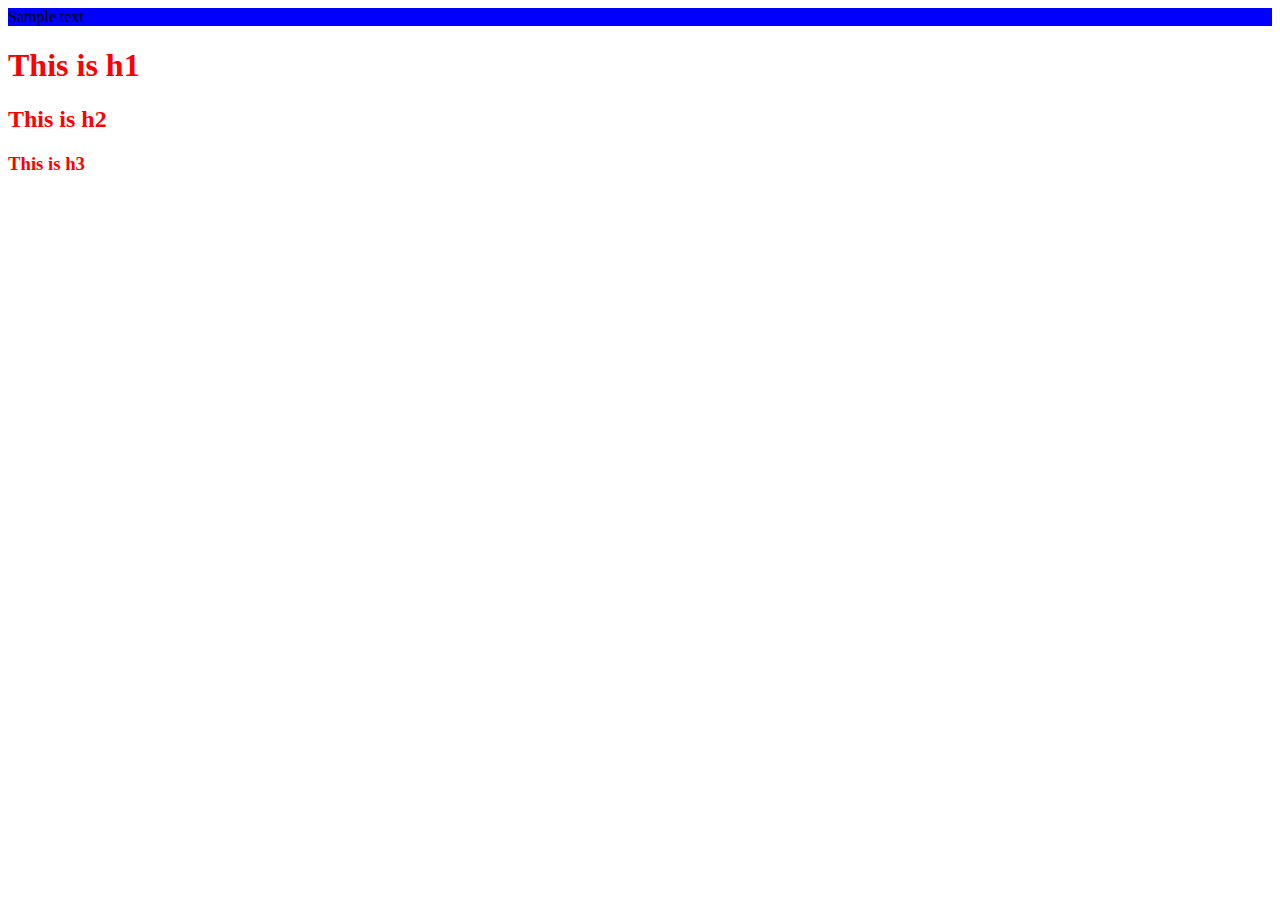
<file: index.html>
<!DOCTYPE html>
<html>

<head>
    <title>SVVY</title>
    <link rel="stylesheet" href="style.css">
</head>

<body>
    <!-- Question 1: Div Styling -->
    <div id="box">Sample text</div>

    <!-- Question 2: Heading Elements -->
    <h1 class="heading">This is h1</h1>
    <h2 class="heading">This is h2</h2>
    <h3 class="heading">This is h3</h3>
</body>

</html>
</file>
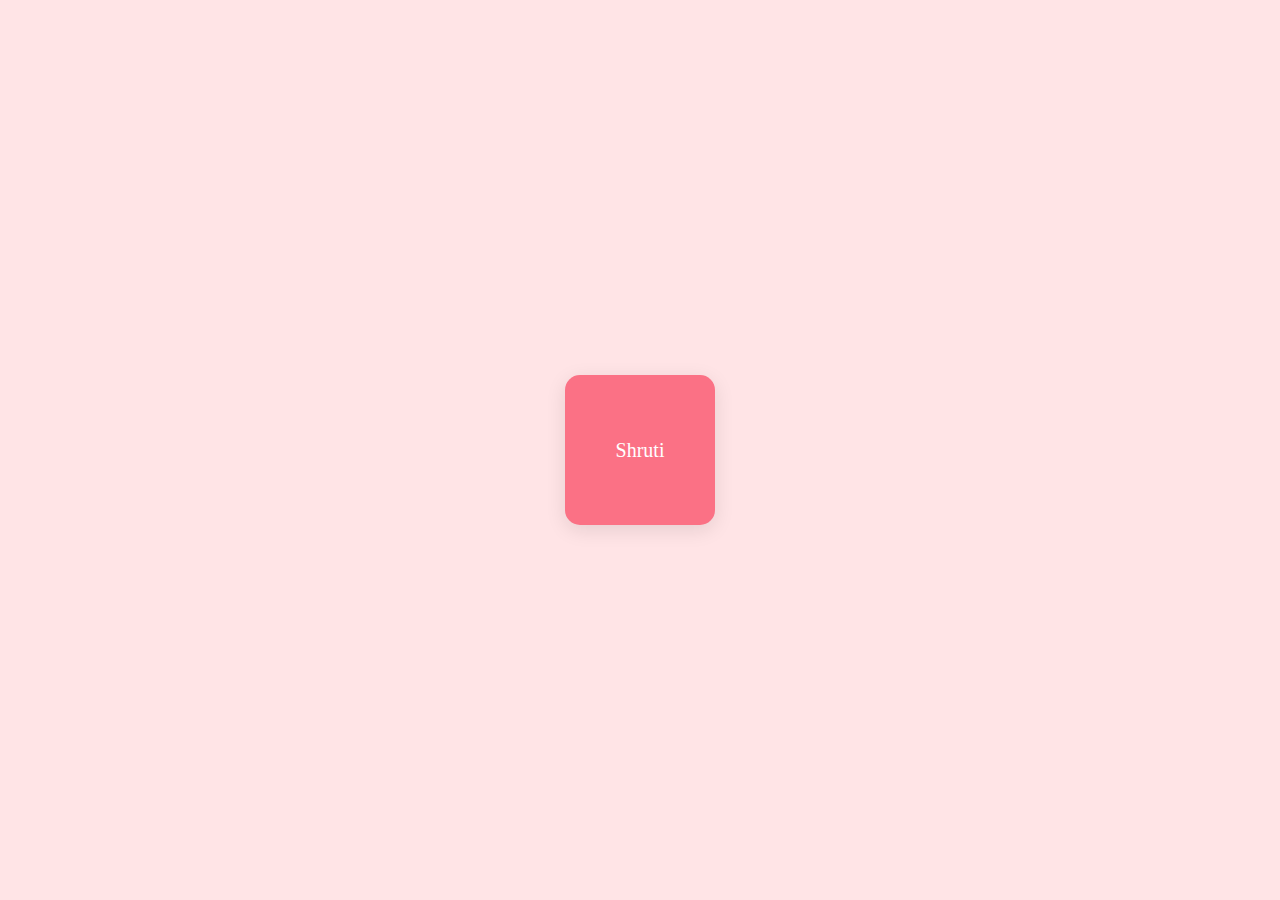
<file: 06-02-26(work)/index.html>
<!DOCTYPE html>
<html lang="en">

<head>
    <meta charset="UTF-8">
    <meta name="viewport" content="width=device-width, initial-scale=1.0">
    <title>SVW</title>
    <link rel="stylesheet" href="style.css">
</head>

<body>
    <div id="box1">Shruti</div>
</body>

</html>
</file>
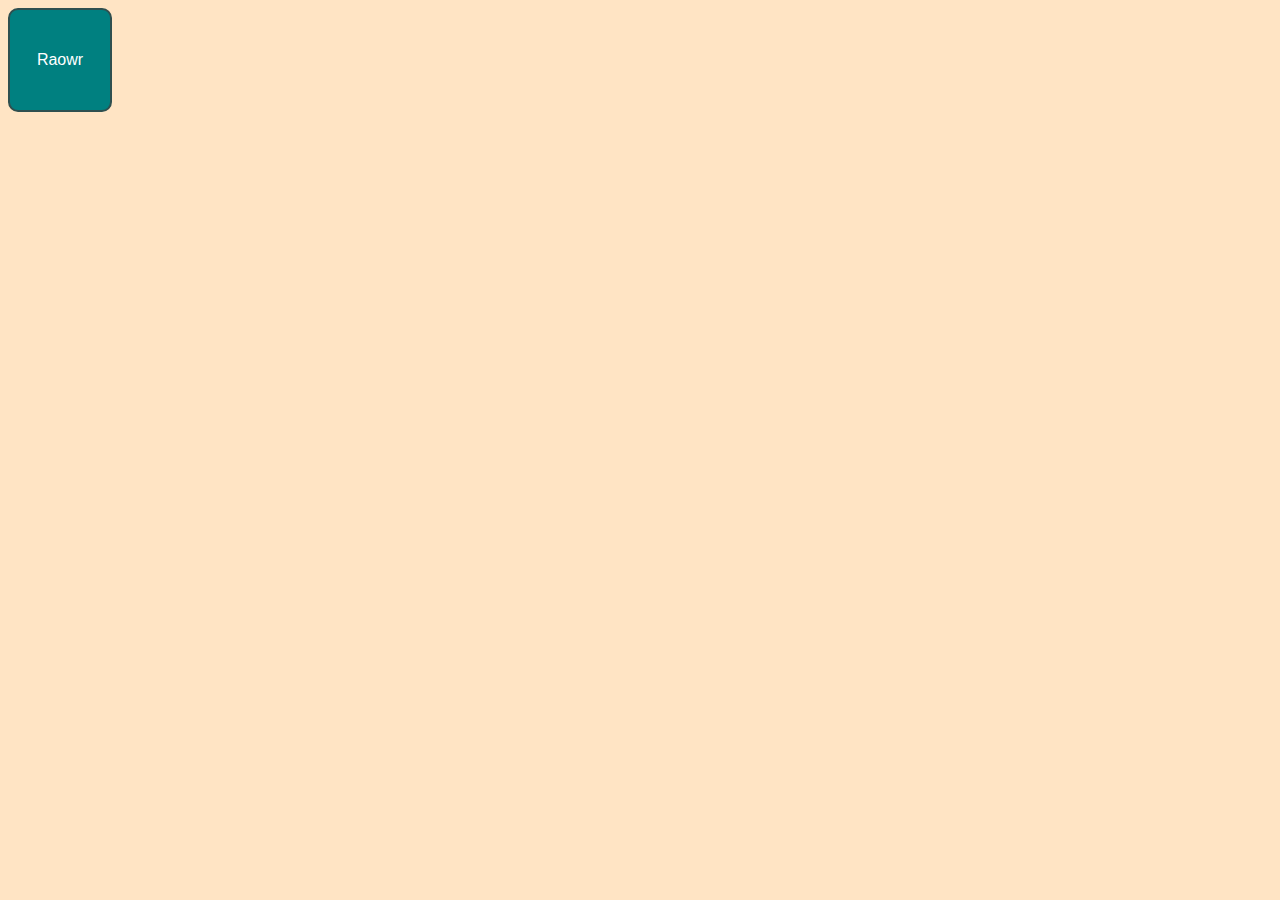
<file: 07-02-26/index.html>
<!DOCTYPE html>
<html lang="en">

<head>
    <meta charset="UTF-8">
    <meta name="viewport" content="width=device-width, initial-scale=1.0">
    <title>07-02-26</title>
    <link rel="stylesheet" href="style.css">
</head>

<body>
    <div>Raowr</div>
</body>

</html>
</file>
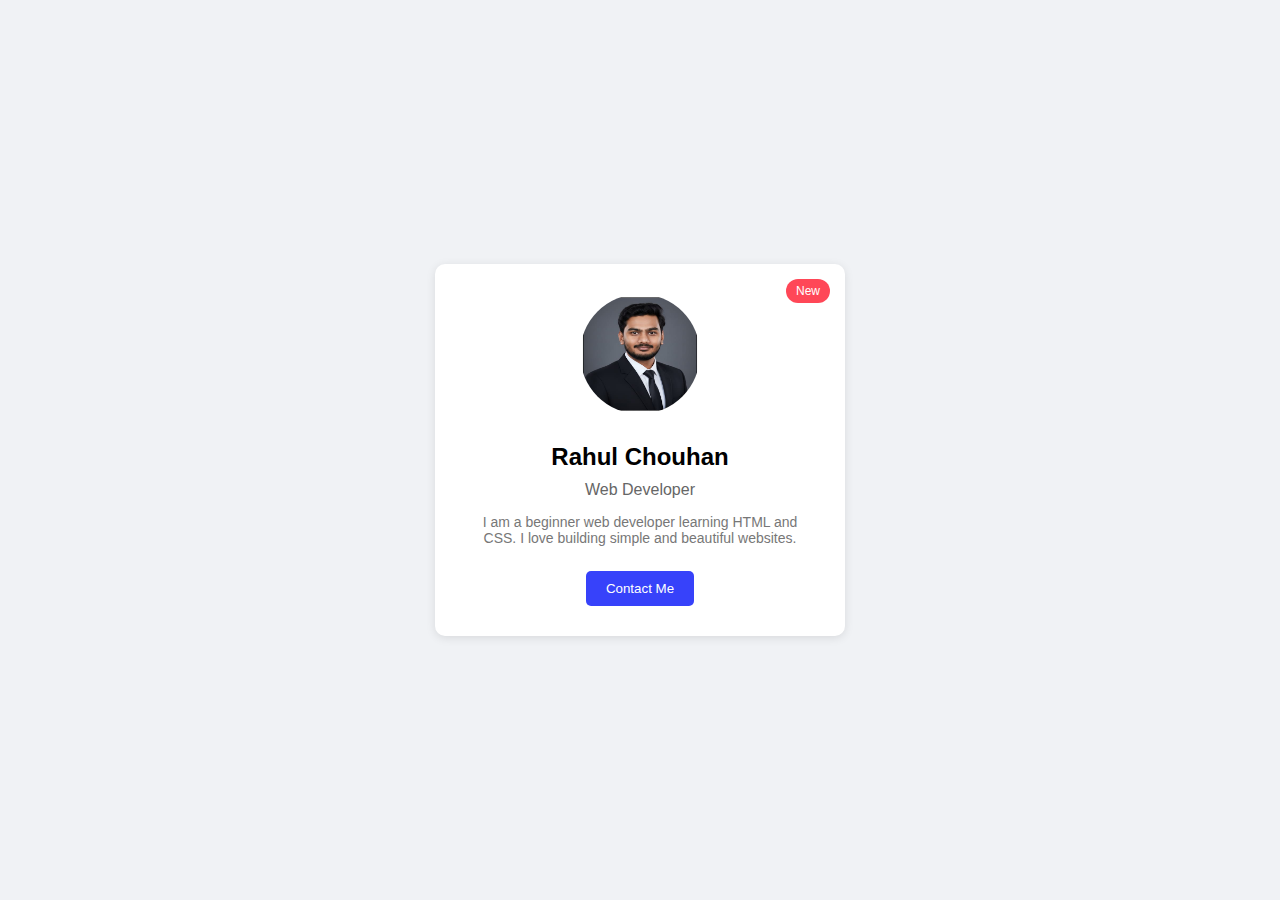
<file: 14-02-26(test)/index.html>
<!DOCTYPE html>
<html lang="en">

<head>
    <meta charset="UTF-8">
    <meta name="viewport" content="width=device-width, initial-scale=1.0">
    <title>My Portfolio Card</title>
    <link rel="stylesheet" href="style.css">
</head>

<body>

    <section class="card-container">
        <div class="card">
            <div class="badge">New</div>
            <img src="profile.jpeg" alt="Profile Picture" class="profile-img">
            <h1>Rahul Chouhan</h1>
            <h3>Web Developer</h3>
            <p>I am a beginner web developer learning HTML and CSS. I love building simple and beautiful websites.</p>
            <button>Contact Me</button>
        </div>
    </section>

</body>

</html>
</file>
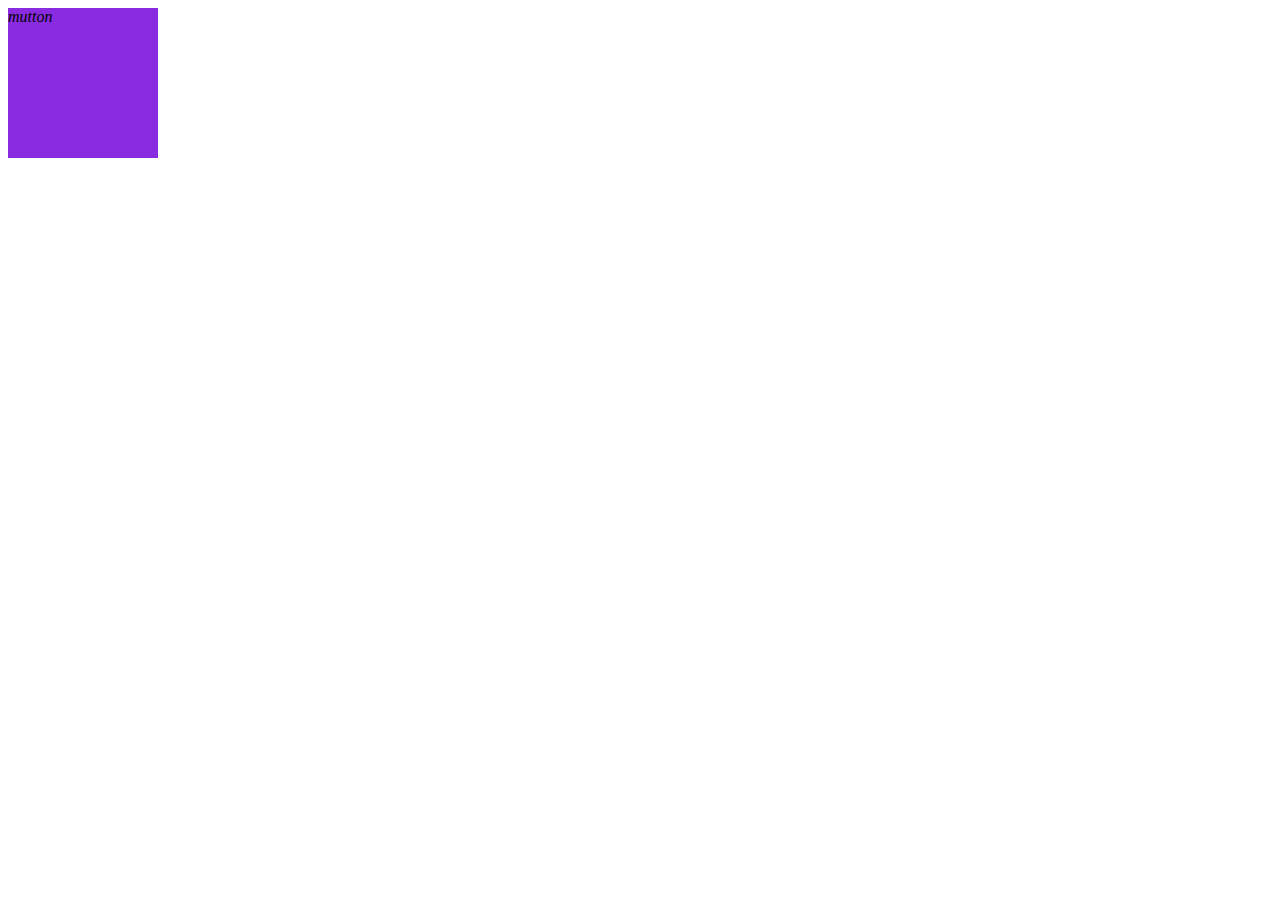
<file: 16-02-26/index.html>
<!DOCTYPE html>
<html lang="en">

<head>
    <meta charset="UTF-8">
    <meta name="viewport" content="width=device-width, initial-scale=1.0">
    <title>Document</title>
    <link rel="stylesheet" href="style.css">
</head>

<body>
    <div>
        <h1 id="f1">Chicken Biryani</h1>
        <h1 class="f2">Dal Chaval</h1>
    </div>
    <script src="script.js"></script>
</body>

</html>
</file>
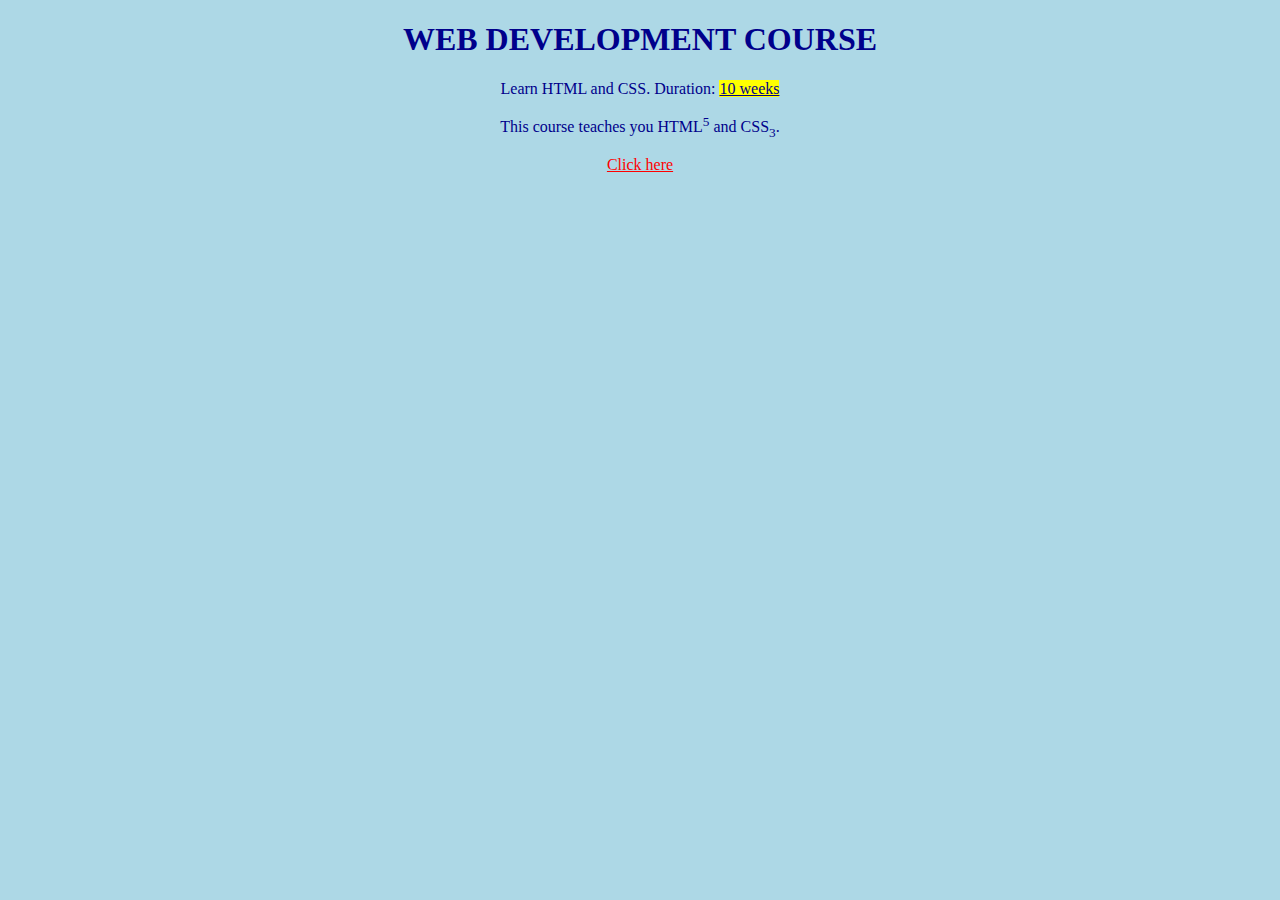
<file: 05-02-26(test)/indexx.html>
<!DOCTYPE html>
<html>

<head>
    <title>Course Page</title>
    <link rel="stylesheet" href="style.css">
</head>

<body>
    <div>
        <h1>Web Development Course</h1>
        <p>Learn HTML and CSS. Duration: <span>10 weeks</span></p>
    </div>
    <div>
        <p>This course teaches you HTML<sup>5</sup> and CSS<sub>3</sub>.</p>
        <a href="https://example.com">Click here</a>
    </div>

</body>

</html>
</file>
<file: style.css>
/* Question 1: Div Styling */
#box {
    background-color: blue;
}

/* Question 2: Heading Elements */
.heading {
    color: red;
}
</file>
<file: 06-02-26(work)/style.css>
body {
    margin: 0;
    height: 100vh;
    display: flex;
    align-items: center;
    justify-content: center;
    background-color: #ede9fe;
}

div {
    height: 150px;
    width: 150px;
    background-color: #a78bfa;
    color: white;
    text-align: center;
    display: flex;
    align-items: center;
    justify-content: center;
    border-radius: 15px;
    box-shadow: 0 5px 20px rgba(0, 0, 0, 0.1);
    font-size: 20px;
}

@media(min-width:500px) {
    body {
        background-color: #ffe4e6;
    }

    div {
        background-color: #fb7185;
    }
}
</file>
<file: 07-02-26/style.css>
body {
    background-color: bisque;
}

div {
    height: 100px;
    width: 100px;
    background-color: teal;
    color: white;
    border: 2px solid darkslategray;
    border-radius: 10px;

    /* Center text */
    text-align: center;
    line-height: 100px;
    font-family: sans-serif;

    /* Transition effects */
    transition-property: all;
    transition-duration: 2s;
    transition-timing-function: ease-in;
    transition-delay: 1s;
}

div:hover {
    background-color: tomato;
    border-radius: 50%;
    margin-left: 200px;
    transform: rotate(360deg);
}
</file>
<file: 14-02-26(test)/style.css>
body {
    margin: 0;
    height: 100vh;
    display: flex;
    justify-content: center;
    align-items: center;
    font-family: sans-serif;
    background-color: #f0f2f5;
}

.card {
    background: white;
    width: 350px;
    padding: 30px;
    border-radius: 10px;
    box-shadow: 0 2px 10px rgba(0, 0, 0, 0.1);
    text-align: center;
    position: relative;
    animation: slideUp 1s;
}

.badge {
    position: absolute;
    top: 15px;
    right: 15px;
    background: #ff4757;
    color: white;
    padding: 5px 10px;
    border-radius: 15px;
    font-size: 12px;
}

img {
    width: 120px;
    height: 120px;
    border-radius: 50%;
    margin-bottom: 15px;
    transition: 0.3s;
}

img:hover {
    transform: scale(1.1);
}

h1 {
    margin: 10px 0;
    font-size: 24px;
}

h3 {
    margin: 5px 0 15px;
    font-size: 16px;
    color: #666;
    font-weight: normal;
}

p {
    font-size: 14px;
    color: #777;
    margin-bottom: 25px;
}

button {
    background: #3742fa;
    color: white;
    border: none;
    padding: 10px 20px;
    border-radius: 5px;
    cursor: pointer;
    transition: 0.3s;
}

button:hover {
    background: #2f3542;
}

@keyframes slideUp {
    from {
        opacity: 0;
        transform: translateY(20px);
    }

    to {
        opacity: 1;
        transform: translateY(0);
    }
}

@media (max-width: 600px) {
    .card {
        width: 90%;
        margin: 20px;
    }
}
</file>
<file: 16-02-26/style.css>
div{
    height: 150px;
    width: 150px;
    background-color: blueviolet;
}
</file>
<file: 05-02-26(test)/style.css>
body {
    background-color: lightblue;
}

div {
    text-align: center;
    color: darkblue;
}

h1 {
    text-transform: uppercase;
}

span {
    background-color: yellow;
    text-decoration: underline;
}

/* link */
a {
    color: red;
}
</file>
